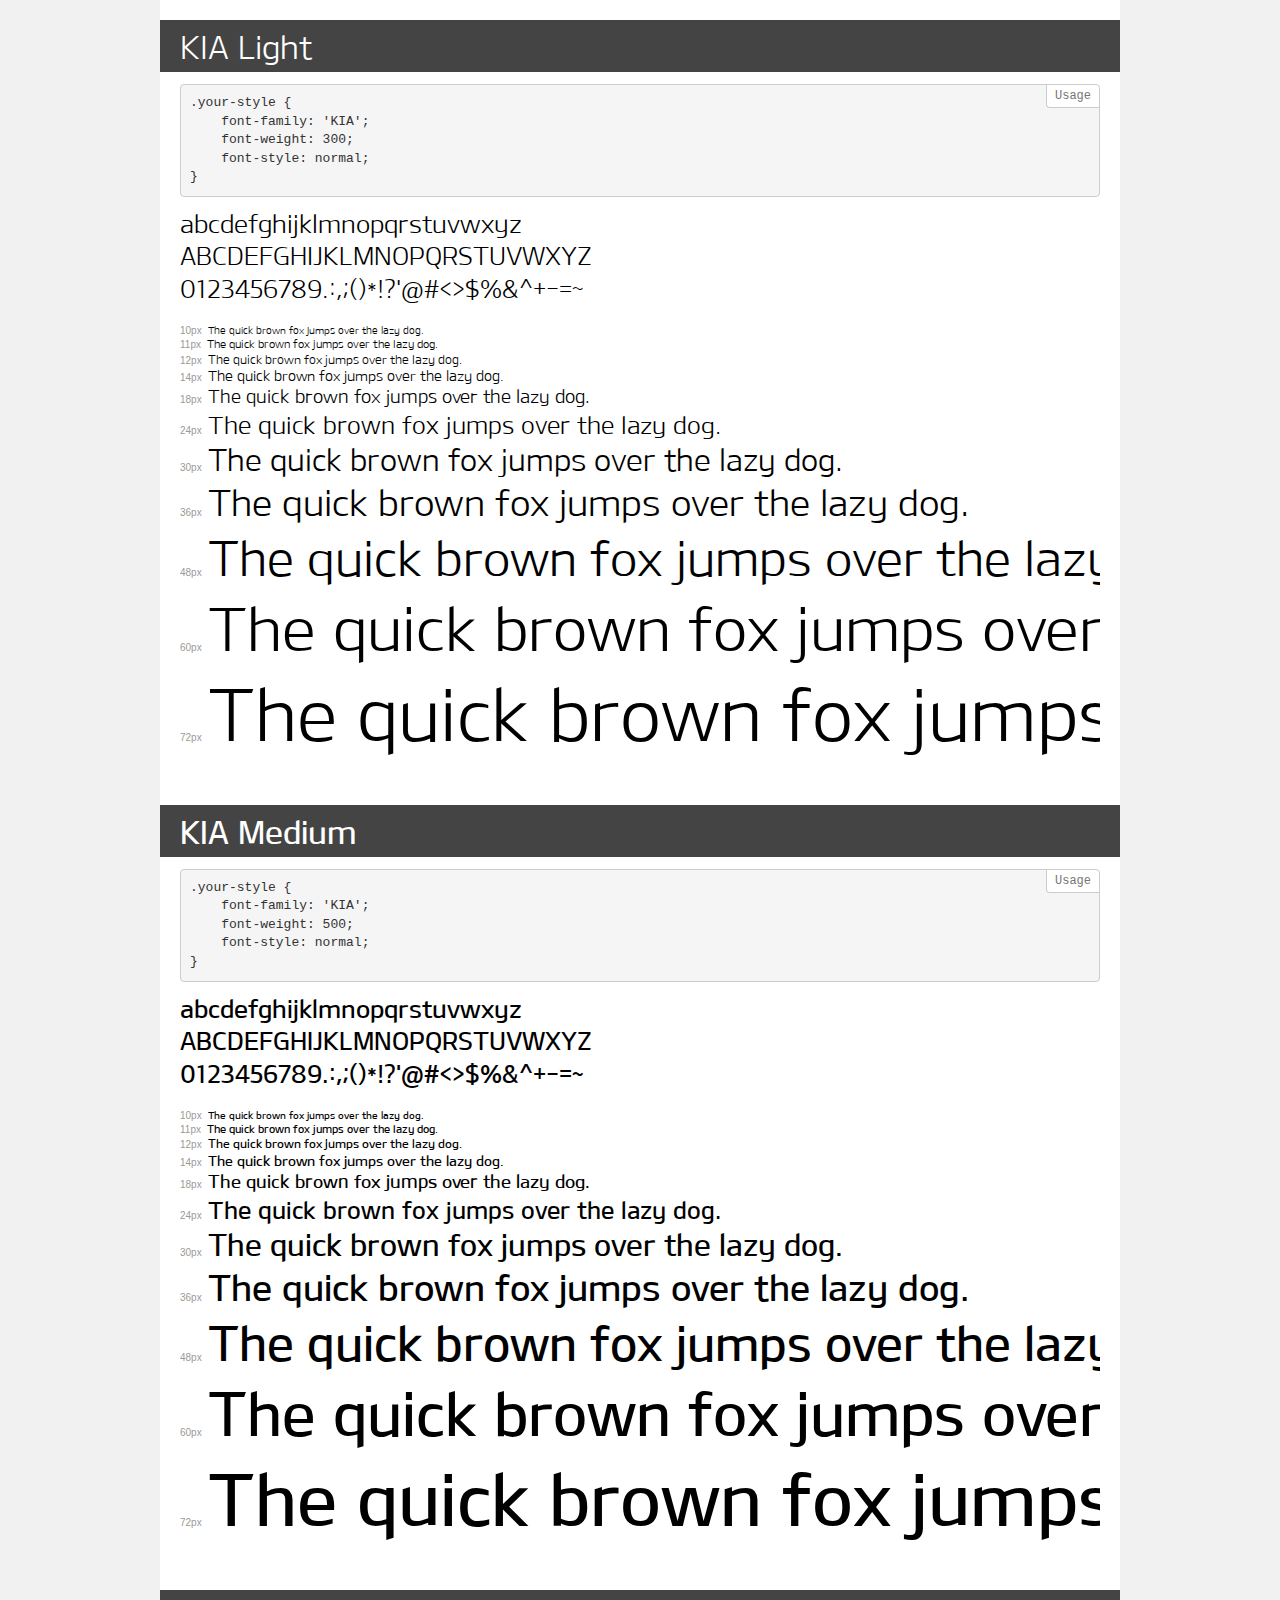
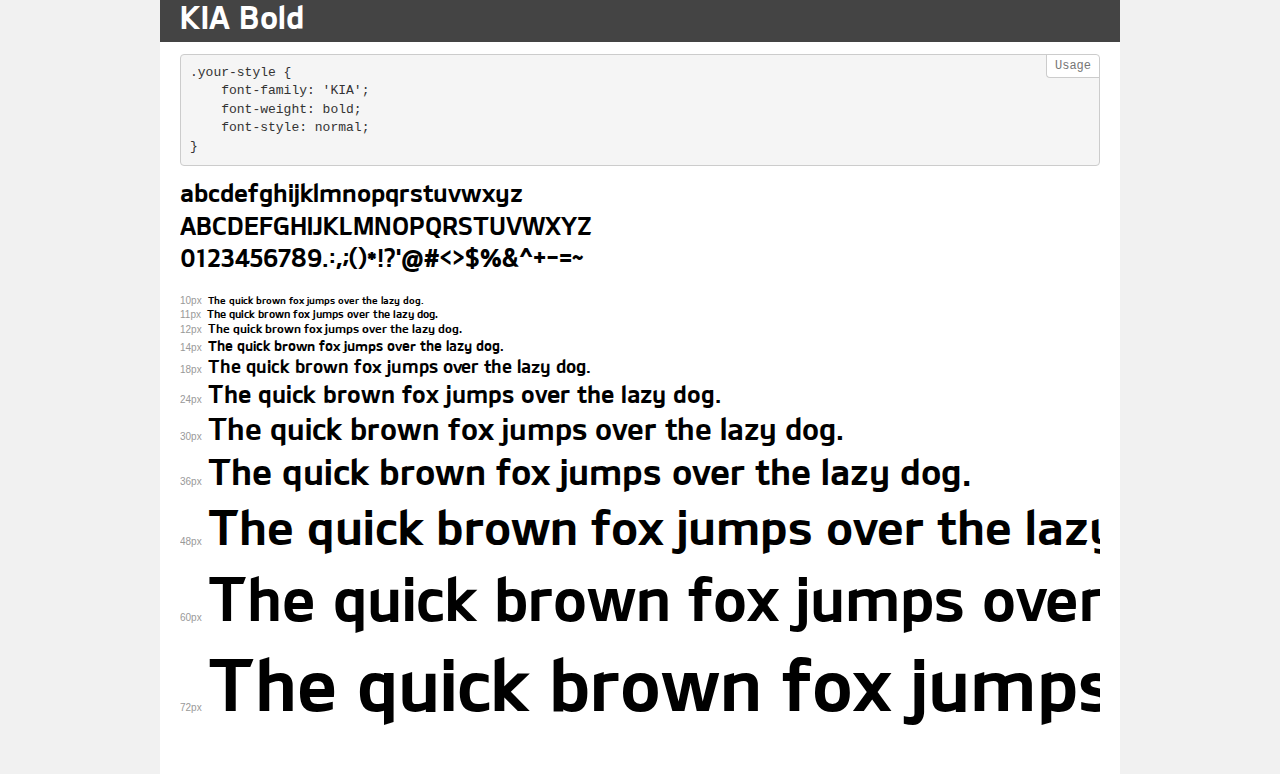
<file: fonts/demo.html>
<!DOCTYPE html>
<html>
<head>
    <meta charset="utf-8">
    <meta http-equiv="X-UA-Compatible" content="IE=edge">
    <meta name="viewport" content="width=device-width, initial-scale=1">
    <meta name="robots" content="noindex, noarchive">
    <meta name="format-detection" content="telephone=no">
    <title>Transfonter demo</title>
    <link href="stylesheet.css" rel="stylesheet">
    <style>
        /*
        http://meyerweb.com/eric/tools/css/reset/
        v2.0 | 20110126
        License: none (public domain)
        */
        html, body, div, span, applet, object, iframe,
        h1, h2, h3, h4, h5, h6, p, blockquote, pre,
        a, abbr, acronym, address, big, cite, code,
        del, dfn, em, img, ins, kbd, q, s, samp,
        small, strike, strong, sub, sup, tt, var,
        b, u, i, center,
        dl, dt, dd, ol, ul, li,
        fieldset, form, label, legend,
        table, caption, tbody, tfoot, thead, tr, th, td,
        article, aside, canvas, details, embed,
        figure, figcaption, footer, header, hgroup,
        menu, nav, output, ruby, section, summary,
        time, mark, audio, video {
            margin: 0;
            padding: 0;
            border: 0;
            font-size: 100%;
            font: inherit;
            vertical-align: baseline;
        }
        /* HTML5 display-role reset for older browsers */
        article, aside, details, figcaption, figure,
        footer, header, hgroup, menu, nav, section {
            display: block;
        }
        body {
            line-height: 1;
        }
        ol, ul {
            list-style: none;
        }
        blockquote, q {
            quotes: none;
        }
        blockquote:before, blockquote:after,
        q:before, q:after {
            content: '';
            content: none;
        }
        table {
            border-collapse: collapse;
            border-spacing: 0;
        }
        /* common styles */
        body {
            background: #f1f1f1;
            color: #000;
        }
        .page {
            background: #fff;
            width: 920px;
            margin: 0 auto;
            padding: 20px 20px 0 20px;
            overflow: hidden;
        }
        .font-container {
            overflow-x: auto;
            overflow-y: hidden;
            margin-bottom: 40px;
            line-height: 1.3;
            white-space: nowrap;
            padding-bottom: 5px;
        }
        h1 {
            position: relative;
            background: #444;
            font-size: 32px;
            color: #fff;
            padding: 10px 20px;
            margin: 0 -20px 12px -20px;
        }
        .letters {
            font-size: 25px;
            margin-bottom: 20px;
        }
        .s10:before {
            content: '10px';
        }
        .s11:before {
            content: '11px';
        }
        .s12:before {
            content: '12px';
        }
        .s14:before {
            content: '14px';
        }
        .s18:before {
            content: '18px';
        }
        .s24:before {
            content: '24px';
        }
        .s30:before {
            content: '30px';
        }
        .s36:before {
            content: '36px';
        }
        .s48:before {
            content: '48px';
        }
        .s60:before {
            content: '60px';
        }
        .s72:before {
            content: '72px';
        }
        .s10:before, .s11:before, .s12:before, .s14:before,
        .s18:before, .s24:before, .s30:before, .s36:before,
        .s48:before, .s60:before, .s72:before {
            font-family: Arial, sans-serif;
            font-size: 10px;
            font-weight: normal;
            font-style: normal;
            color: #999;
            padding-right: 6px;
        }
        pre {
            display: block;
            position: relative;
            padding: 9px;
            margin: 0 0 10px;
            font-family: Monaco, Menlo, Consolas, "Courier New", monospace !important;
            font-size: 13px;
            line-height: 1.428571429;
            color: #333;
            font-weight: normal !important;
            font-style: normal !important;
            background-color: #f5f5f5;
            border: 1px solid #ccc;
            overflow-x: auto;
            border-radius: 4px;
        }
        pre:after {
            display: block;
            position: absolute;
            right: 0;
            top: 0;
            content: 'Usage';
            line-height: 1;
            padding: 5px 8px;
            font-size: 12px;
            color: #767676;
            background-color: #fff;
            border: 1px solid #ccc;
            border-right: none;
            border-top: none;
            border-radius: 0 4px 0 4px;
            z-index: 10;
        }
        /* responsive */
        @media (max-width: 959px) {
            .page {
                width: auto;
                margin: 0;
            }
        }
    </style>
</head>
<body>
<div class="page">
    <div class="demo" style="font-family: 'KIA'; font-weight: 300; font-style: normal;">
        <h1>KIA Light</h1>
        <pre>.your-style {
    font-family: 'KIA';
    font-weight: 300;
    font-style: normal;
}</pre>
        <div class="font-container">
            <p class="letters">
                abcdefghijklmnopqrstuvwxyz<br>
ABCDEFGHIJKLMNOPQRSTUVWXYZ<br>
                0123456789.:,;()*!?'@#<>$%&^+-=~
            </p>
            <p class="s10" style="font-size: 10px;">The quick brown fox jumps over the lazy dog.</p>
            <p class="s11" style="font-size: 11px;">The quick brown fox jumps over the lazy dog.</p>
            <p class="s12" style="font-size: 12px;">The quick brown fox jumps over the lazy dog.</p>
            <p class="s14" style="font-size: 14px;">The quick brown fox jumps over the lazy dog.</p>
            <p class="s18" style="font-size: 18px;">The quick brown fox jumps over the lazy dog.</p>
            <p class="s24" style="font-size: 24px;">The quick brown fox jumps over the lazy dog.</p>
            <p class="s30" style="font-size: 30px;">The quick brown fox jumps over the lazy dog.</p>
            <p class="s36" style="font-size: 36px;">The quick brown fox jumps over the lazy dog.</p>
            <p class="s48" style="font-size: 48px;">The quick brown fox jumps over the lazy dog.</p>
            <p class="s60" style="font-size: 60px;">The quick brown fox jumps over the lazy dog.</p>
            <p class="s72" style="font-size: 72px;">The quick brown fox jumps over the lazy dog.</p>
        </div>
    </div>
    <div class="demo" style="font-family: 'KIA'; font-weight: 500; font-style: normal;">
        <h1>KIA Medium</h1>
        <pre>.your-style {
    font-family: 'KIA';
    font-weight: 500;
    font-style: normal;
}</pre>
        <div class="font-container">
            <p class="letters">
                abcdefghijklmnopqrstuvwxyz<br>
ABCDEFGHIJKLMNOPQRSTUVWXYZ<br>
                0123456789.:,;()*!?'@#<>$%&^+-=~
            </p>
            <p class="s10" style="font-size: 10px;">The quick brown fox jumps over the lazy dog.</p>
            <p class="s11" style="font-size: 11px;">The quick brown fox jumps over the lazy dog.</p>
            <p class="s12" style="font-size: 12px;">The quick brown fox jumps over the lazy dog.</p>
            <p class="s14" style="font-size: 14px;">The quick brown fox jumps over the lazy dog.</p>
            <p class="s18" style="font-size: 18px;">The quick brown fox jumps over the lazy dog.</p>
            <p class="s24" style="font-size: 24px;">The quick brown fox jumps over the lazy dog.</p>
            <p class="s30" style="font-size: 30px;">The quick brown fox jumps over the lazy dog.</p>
            <p class="s36" style="font-size: 36px;">The quick brown fox jumps over the lazy dog.</p>
            <p class="s48" style="font-size: 48px;">The quick brown fox jumps over the lazy dog.</p>
            <p class="s60" style="font-size: 60px;">The quick brown fox jumps over the lazy dog.</p>
            <p class="s72" style="font-size: 72px;">The quick brown fox jumps over the lazy dog.</p>
        </div>
    </div>
    <div class="demo" style="font-family: 'KIA'; font-weight: bold; font-style: normal;">
        <h1>KIA Bold</h1>
        <pre>.your-style {
    font-family: 'KIA';
    font-weight: bold;
    font-style: normal;
}</pre>
        <div class="font-container">
            <p class="letters">
                abcdefghijklmnopqrstuvwxyz<br>
ABCDEFGHIJKLMNOPQRSTUVWXYZ<br>
                0123456789.:,;()*!?'@#<>$%&^+-=~
            </p>
            <p class="s10" style="font-size: 10px;">The quick brown fox jumps over the lazy dog.</p>
            <p class="s11" style="font-size: 11px;">The quick brown fox jumps over the lazy dog.</p>
            <p class="s12" style="font-size: 12px;">The quick brown fox jumps over the lazy dog.</p>
            <p class="s14" style="font-size: 14px;">The quick brown fox jumps over the lazy dog.</p>
            <p class="s18" style="font-size: 18px;">The quick brown fox jumps over the lazy dog.</p>
            <p class="s24" style="font-size: 24px;">The quick brown fox jumps over the lazy dog.</p>
            <p class="s30" style="font-size: 30px;">The quick brown fox jumps over the lazy dog.</p>
            <p class="s36" style="font-size: 36px;">The quick brown fox jumps over the lazy dog.</p>
            <p class="s48" style="font-size: 48px;">The quick brown fox jumps over the lazy dog.</p>
            <p class="s60" style="font-size: 60px;">The quick brown fox jumps over the lazy dog.</p>
            <p class="s72" style="font-size: 72px;">The quick brown fox jumps over the lazy dog.</p>
        </div>
    </div>
</div>
</body>
</html>
</file>
<file: fonts/stylesheet.css>
@font-face {
    font-family: 'KIA';
    src: url('KIAL.eot');
    src: local('KIA Light'), local('KIAL'),
        url('KIAL.eot?#iefix') format('embedded-opentype'),
        url('KIAL.woff2') format('woff2'),
        url('KIAL.woff') format('woff'),
        url('KIAL.ttf') format('truetype');
    font-weight: 300;
    font-style: normal;
}

@font-face {
    font-family: 'KIA';
    src: url('KIAM.eot');
    src: local('KIA Medium'), local('KIAM'),
        url('KIAM.eot?#iefix') format('embedded-opentype'),
        url('KIAM.woff2') format('woff2'),
        url('KIAM.woff') format('woff'),
        url('KIAM.ttf') format('truetype');
    font-weight: 500;
    font-style: normal;
}

@font-face {
    font-family: 'KIA';
    src: url('KIAB.eot');
    src: local('KIA Bold'), local('KIAB'),
        url('KIAB.eot?#iefix') format('embedded-opentype'),
        url('KIAB.woff2') format('woff2'),
        url('KIAB.woff') format('woff'),
        url('KIAB.ttf') format('truetype');
    font-weight: bold;
    font-style: normal;
}
</file>
